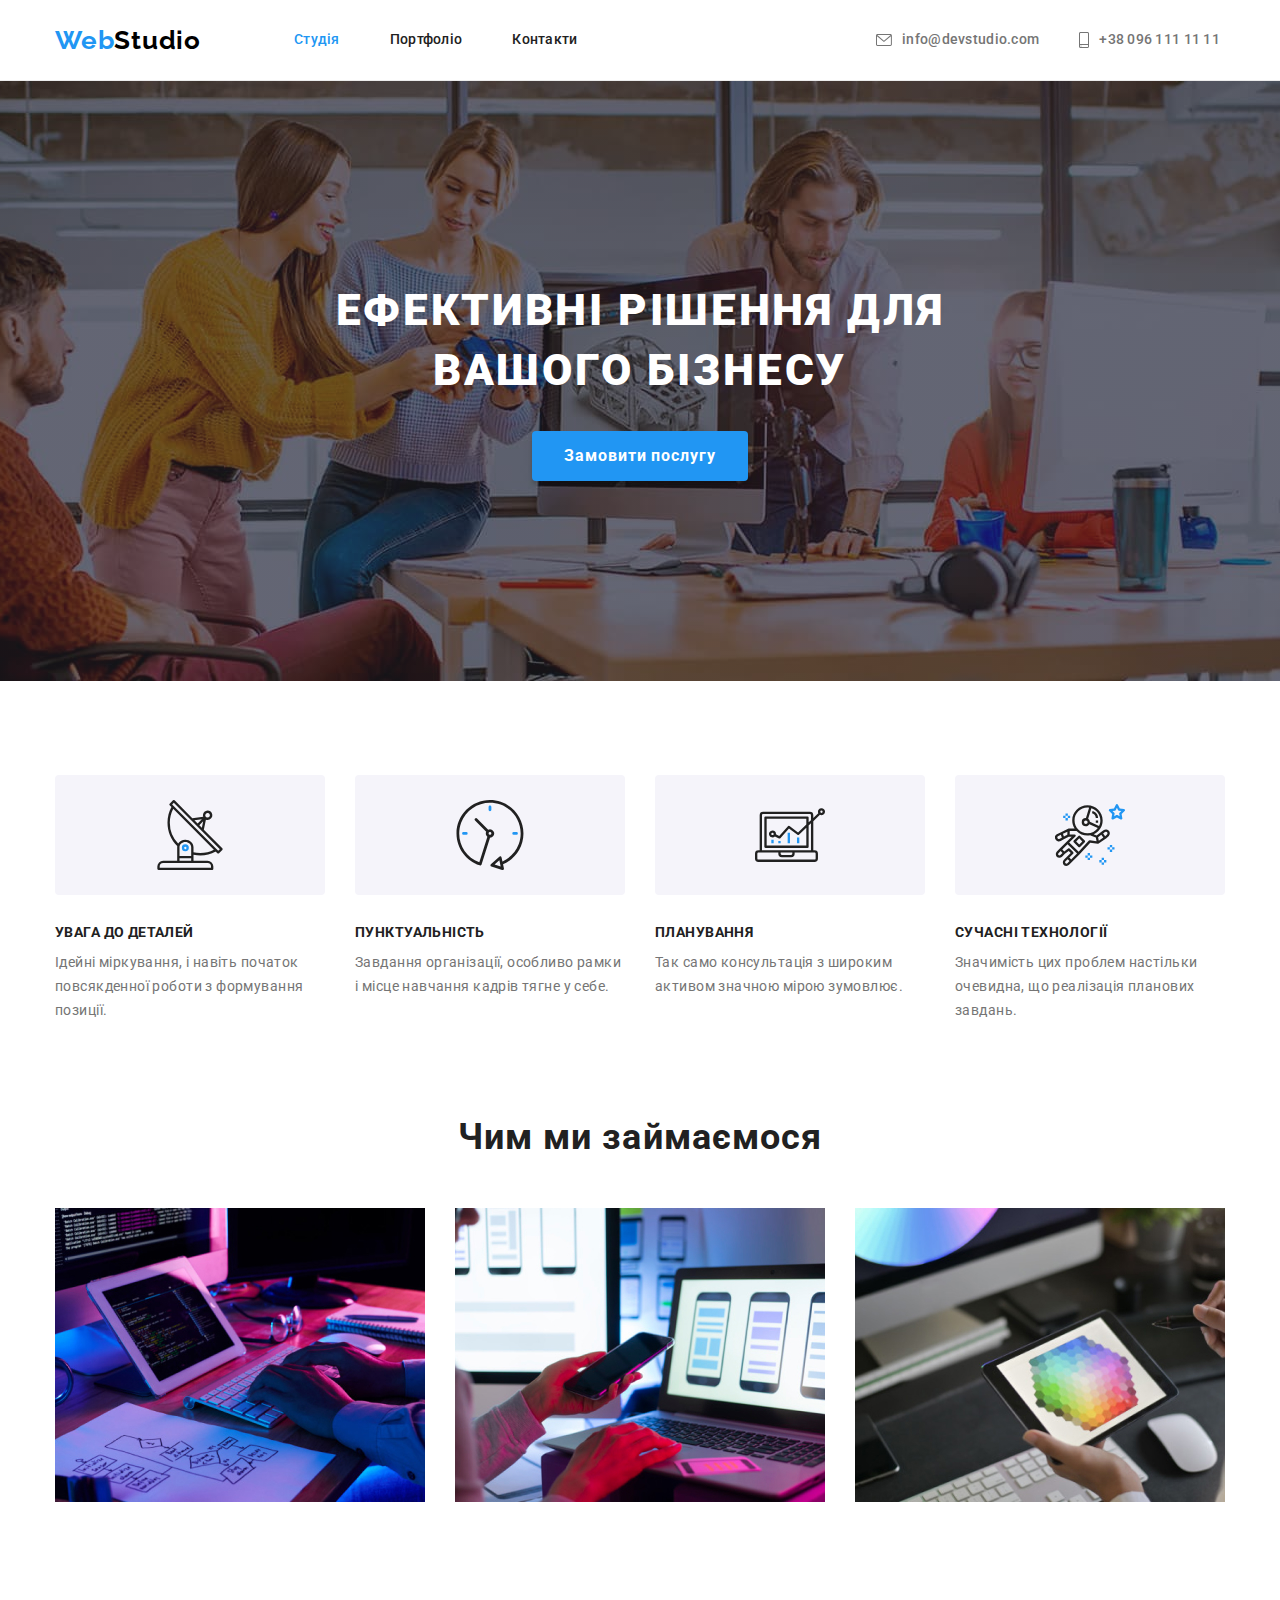
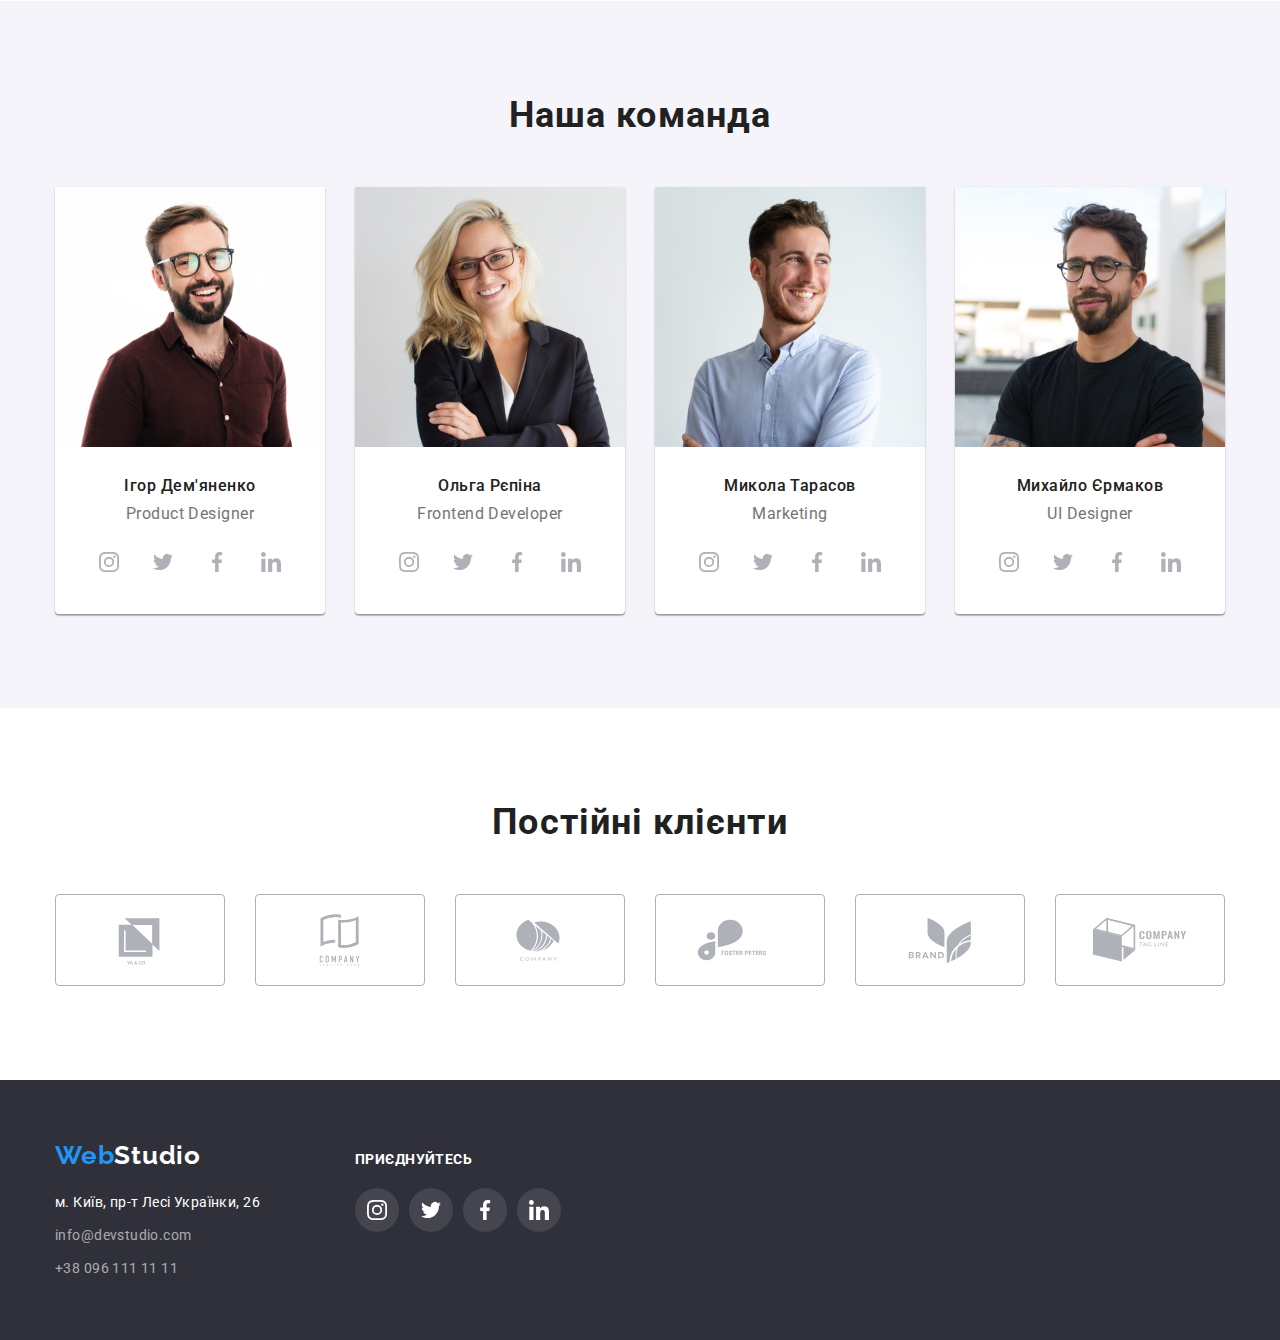
<file: index.html>
<!DOCTYPE html>
<html lang="uk">
  <head>
    <meta charset="UTF-8" />
    <meta http-equiv="X-UA-Compatible" content="IE=edge" />
    <meta name="viewport" content="width=device-width, initial-scale=1.0" />
    <title>Студія</title>
    <link rel="preconnect" href="https://fonts.googleapis.com" />
    <link rel="preconnect" href="https://fonts.gstatic.com" crossorigin />
    <link
      href="https://fonts.googleapis.com/css2?family=Raleway:wght@700&family=Roboto:wght@400;500;700;900&display=swap"
      rel="stylesheet"
    />
    <link
      rel="stylesheet"
      href="https://cdnjs.cloudflare.com/ajax/libs/modern-normalize/1.1.0/modern-normalize.min.css"
    />
    <link rel="stylesheet" href="./css/styles.css" />
  </head>
  <body>
    <header class="header">
      <div class="container header-div">
        <nav class="header-nav">
          <a class="logo link" href="./index.html" lang="en"
            >Web<span class="logo-span-header">Studio</span></a
          >
          <ul class="menu-nav list">
            <li class="menu-nav-item">
              <a class="menu-nav-link current link" href="./index.html">Студія</a>
            </li>
            <li class="menu-nav-item">
              <a class="menu-nav-link link" href="./portfolio.html">Портфоліо</a>
            </li>
            <li class="menu-nav-item">
              <a class="menu-nav-link link" href="">Контакти</a>
            </li>
          </ul>
        </nav>
        <ul class="menu-contacts list">
          <li class="menu-contact-item">
            <a class="menu-contact-link link" href="mailto:info@devstudio.com" lang="en"
              ><svg class="envelope-icon" width="16" height="12">
                <use href="./images/icons.svg#icon-envelope"></use></svg
              >info@devstudio.com</a
            >
          </li>
          <li class="menu-contact-item">
            <a class="menu-contact-link link" href="tel:+380961111111"
              ><svg class="smartphone-icon" width="10" height="16">
                <use href="./images/icons.svg#icon-smartphone"></use></svg
              >+38 096 111 11 11</a
            >
          </li>
        </ul>
      </div>
    </header>
    <main>
      <section class="hero">
        <div class="container">
          <h1 class="main-title">
            Ефективні рішення для<br />
            вашого бізнесу
          </h1>
          <button class="modal-btn" type="button">Замовити послугу</button>
        </div>
      </section>
      <section class="section features">
        <div class="container">
          <h2 hidden>Особливості</h2>
          <ul class="features-list list">
            <li class="feature-item">
              <div class="cont-feature-icon">
                <svg class="feature-icon" width="70" height="70">
                  <use href="./images/icons.svg#icon-antenna"></use>
                </svg>
              </div>

              <h3 class="feature-name">увага до деталей</h3>
              <p class="description">
                Ідейні міркування, і навіть початок повсякденної роботи з формування позиції.
              </p>
            </li>
            <li class="feature-item">
              <div class="cont-feature-icon">
                <svg class="feature-icon" width="70" height="70">
                  <use href="./images/icons.svg#icon-clock"></use>
                </svg>
              </div>

              <h3 class="feature-name">пунктуальність</h3>
              <p class="description">
                Завдання організації, особливо рамки і місце навчання кадрів тягне у себе.
              </p>
            </li>
            <li class="feature-item">
              <div class="cont-feature-icon">
                <svg class="feature-icon" width="70" height="70">
                  <use href="./images/icons.svg#icon-diagram"></use>
                </svg>
              </div>

              <h3 class="feature-name">планування</h3>
              <p class="description">
                Так само консультація з широким активом значною мірою зумовлює.
              </p>
            </li>
            <li class="feature-item">
              <div class="cont-feature-icon">
                <svg class="feature-icon" width="70" height="70">
                  <use href="./images/icons.svg#icon-astronaut"></use>
                </svg>
              </div>

              <h3 class="feature-name">сучасні технології</h3>
              <p class="description">
                Значимість цих проблем настільки очевидна, що реалізація планових завдань.
              </p>
            </li>
          </ul>
        </div>
      </section>
      <section class="section about">
        <div class="container">
          <h2 class="about-title">Чим ми займаємося</h2>
          <ul class="about-gallery list">
            <li class="about-gallery-item">
              <img
                class="about-gallery-img"
                src="./images/work/laptop.jpg"
                alt="Програми для комп'ютерів"
                height="294"
                width="370"
              />
            </li>
            <li class="about-gallery-item">
              <img
                class="about-gallery-img"
                src="./images/work/cellphone.jpg"
                alt="Програми для смартфонів"
                height="294"
                width="370"
              />
            </li>
            <li class="about-gallery-item">
              <img
                class="about-gallery-img"
                src="./images/work/tablet.jpg"
                alt="Програми для планшетів"
                height="294"
                width="370"
              />
            </li>
          </ul>
        </div>
      </section>
      <section class="section employees">
        <div class="container">
          <h2 class="employees-title">Наша команда</h2>
          <ul class="employees-list list">
            <li class="employees-list-item">
              <img
                class="employees-list-img"
                src="./images/workers/ihor-demyanenko.jpg"
                alt="Чоловік в червоній сорочці"
                height="260"
                width="270"
              />
              <h3 class="employees-list-name">Ігор Дем'яненко</h3>
              <p class="employees-list-position" lang="en">Product Designer</p>
              <ul class="employees-social-list list">
                <li class="employees-social-items">
                  <a class="employee-social-link link" href="">
                    <svg class="employee-link-icon" width="20" height="20">
                      <use href="./images/icons.svg#icon-instagram"></use>
                    </svg>
                  </a>
                </li>
                <li class="employees-social-items">
                  <a class="employee-social-link link" href="">
                    <svg class="employee-link-icon" width="20" height="20">
                      <use href="./images/icons.svg#icon-twitter "></use>
                    </svg>
                  </a>
                </li>
                <li class="employees-social-items">
                  <a class="employee-social-link link" href="">
                    <svg class="employee-link-icon" width="20" height="20">
                      <use href="./images/icons.svg#icon-facebook "></use>
                    </svg>
                  </a>
                </li>
                <li class="employees-social-items">
                  <a class="employee-social-link link" href="">
                    <svg class="employee-link-icon" width="20" height="20">
                      <use href="./images/icons.svg#icon-linkedin "></use>
                    </svg>
                  </a>
                </li>
              </ul>
            </li>
            <li class="employees-list-item">
              <img
                class="employees-list-img"
                src="./images/workers/olga-repina.jpg"
                alt="Жінка в чорній блузці"
                height="260"
                width="270"
              />
              <h3 class="employees-list-name">Ольга Рєпіна</h3>
              <p class="employees-list-position" lang="en">Frontend Developer</p>
              <ul class="employees-social-list list">
                <li class="employees-social-items">
                  <a class="employee-social-link link" href="">
                    <svg class="employee-link-icon" width="20" height="20">
                      <use href="./images/icons.svg#icon-instagram"></use>
                    </svg>
                  </a>
                </li>
                <li class="employees-social-items">
                  <a class="employee-social-link link" href="">
                    <svg class="employee-link-icon" width="20" height="20">
                      <use href="./images/icons.svg#icon-twitter "></use>
                    </svg>
                  </a>
                </li>
                <li class="employees-social-items">
                  <a class="employee-social-link link" href="">
                    <svg class="employee-link-icon" width="20" height="20">
                      <use href="./images/icons.svg#icon-facebook "></use>
                    </svg>
                  </a>
                </li>
                <li class="employees-social-items">
                  <a class="employee-social-link link" href="">
                    <svg class="employee-link-icon" width="20" height="20">
                      <use href="./images/icons.svg#icon-linkedin "></use>
                    </svg>
                  </a>
                </li>
              </ul>
            </li>
            <li class="employees-list-item">
              <img
                class="employees-list-img"
                src="./images/workers/mykola-tarasov.jpg"
                alt="Чоловік в синій сорочці"
                height="260"
                width="270"
              />
              <h3 class="employees-list-name">Микола Тарасов</h3>
              <p class="employees-list-position" lang="en">Marketing</p>
              <ul class="employees-social-list list">
                <li class="employees-social-items">
                  <a class="employee-social-link link" href="">
                    <svg class="employee-link-icon" width="20" height="20">
                      <use href="./images/icons.svg#icon-instagram"></use>
                    </svg>
                  </a>
                </li>
                <li class="employees-social-items">
                  <a class="employee-social-link link" href="">
                    <svg class="employee-link-icon" width="20" height="20">
                      <use href="./images/icons.svg#icon-twitter "></use>
                    </svg>
                  </a>
                </li>
                <li class="employees-social-items">
                  <a class="employee-social-link link" href="">
                    <svg class="employee-link-icon" width="20" height="20">
                      <use href="./images/icons.svg#icon-facebook "></use>
                    </svg>
                  </a>
                </li>
                <li class="employees-social-items">
                  <a class="employee-social-link link" href="">
                    <svg class="employee-link-icon" width="20" height="20">
                      <use href="./images/icons.svg#icon-linkedin "></use>
                    </svg>
                  </a>
                </li>
              </ul>
            </li>
            <li class="employees-list-item">
              <img
                class="employees-list-img"
                src="./images/workers/mykhailo-yermakov.jpg"
                alt="Чоловік в чорній футболці"
                height="260"
                width="270"
              />
              <h3 class="employees-list-name">Михайло Єрмаков</h3>
              <p class="employees-list-position" lang="en">UI Designer</p>
              <ul class="employees-social-list list">
                <li class="employees-social-items">
                  <a class="employee-social-link link" href="">
                    <svg class="employee-link-icon" width="20" height="20">
                      <use href="./images/icons.svg#icon-instagram"></use>
                    </svg>
                  </a>
                </li>
                <li class="employees-social-items">
                  <a class="employee-social-link link" href="">
                    <svg class="employee-link-icon" width="20" height="20">
                      <use href="./images/icons.svg#icon-twitter "></use>
                    </svg>
                  </a>
                </li>
                <li class="employees-social-items">
                  <a class="employee-social-link link" href="">
                    <svg class="employee-link-icon" width="20" height="20">
                      <use href="./images/icons.svg#icon-facebook "></use>
                    </svg>
                  </a>
                </li>
                <li class="employees-social-items">
                  <a class="employee-social-link link" href="">
                    <svg class="employee-link-icon" width="20" height="20">
                      <use href="./images/icons.svg#icon-linkedin "></use>
                    </svg>
                  </a>
                </li>
              </ul>
            </li>
          </ul>
        </div>
      </section>
      <section class="section customers">
        <div class="container">
          <h2 class="customers-title">Постійні клієнти</h2>
          <ul class="customers-list list">
            <li class="customer-list-item">
              <a class="customer-link link" href=""
                ><svg class="customer-link-icon" width="106" height="60">
                  <use href="./images/icons.svg#icon-ya"></use></svg
              ></a>
            </li>
            <li class="customer-list-item">
              <a class="customer-link link" href=""
                ><svg class="customer-link-icon" width="106" height="60">
                  <use href="./images/icons.svg#icon-tagline"></use></svg
              ></a>
            </li>
            <li class="customer-list-item">
              <a class="customer-link link" href=""
                ><svg class="customer-link-icon" width="106" height="60">
                  <use href="./images/icons.svg#icon-company"></use></svg
              ></a>
            </li>
            <li class="customer-list-item">
              <a class="customer-link link" href=""
                ><svg class="customer-link-icon" width="106" height="60">
                  <use href="./images/icons.svg#icon-foster"></use></svg
              ></a>
            </li>
            <li class="customer-list-item">
              <a class="customer-link link" href=""
                ><svg class="customer-link-icon" width="106" height="60">
                  <use href="./images/icons.svg#icon-brand"></use></svg
              ></a>
            </li>
            <li class="customer-list-item">
              <a class="customer-link link" href=""
                ><svg class="customer-link-icon" width="106" height="60">
                  <use href="./images/icons.svg#icon-tag"></use></svg
              ></a>
            </li>
          </ul>
        </div>
      </section>
    </main>
    <footer class="footer">
      <div class="container footer-container">
        <div class="container-footer-left">
          <a class="logo link logo-footer" href="./index.html" lang="en"
            >Web<span class="logo-span-footer">Studio</span></a
          >
          <address class="address">
            <ul class="contact-info-list list">
              <li class="contact-info-list-item">
                <a
                  class="contact-info-item-address link"
                  href="https://bit.ly/3pXMvUd"
                  target="_blank"
                  rel="noopener noreferrer"
                  >м. Київ, пр-т Лесі Українки, 26</a
                >
              </li>
              <li class="contact-info-list-item">
                <a class="contact-info-item link" href="mailto:info@devstudio.com" lang="en"
                  >info@devstudio.com</a
                >
              </li>
              <li class="contact-info-list-item">
                <a class="contact-info-item link" href="tel:+380961111111">+38 096 111 11 11</a>
              </li>
            </ul>
          </address>
        </div>
        <div class="container-footer-center">
          <h2 class="title-link-footer">приєднуйтесь</h2>
          <ul class="footer-social-list list">
            <li class="footer-social-items">
              <a class="footer-social-link link" href="">
                <svg class="footer-link-icon" width="20" height="20">
                  <use href="./images/icons.svg#icon-instagram"></use>
                </svg>
              </a>
            </li>
            <li class="footer-social-items">
              <a class="footer-social-link link" href="">
                <svg class="footer-link-icon" width="20" height="20">
                  <use href="./images/icons.svg#icon-twitter "></use>
                </svg>
              </a>
            </li>
            <li class="footer-social-items">
              <a class="footer-social-link link" href="">
                <svg class="footer-link-icon" width="20" height="20">
                  <use href="./images/icons.svg#icon-facebook "></use>
                </svg>
              </a>
            </li>
            <li class="footer-social-items">
              <a class="footer-social-link link" href="">
                <svg class="footer-link-icon" width="20" height="20">
                  <use href="./images/icons.svg#icon-linkedin "></use>
                </svg>
              </a>
            </li>
          </ul>
        </div>
      </div>
    </footer>
  </body>
</html>
</file>
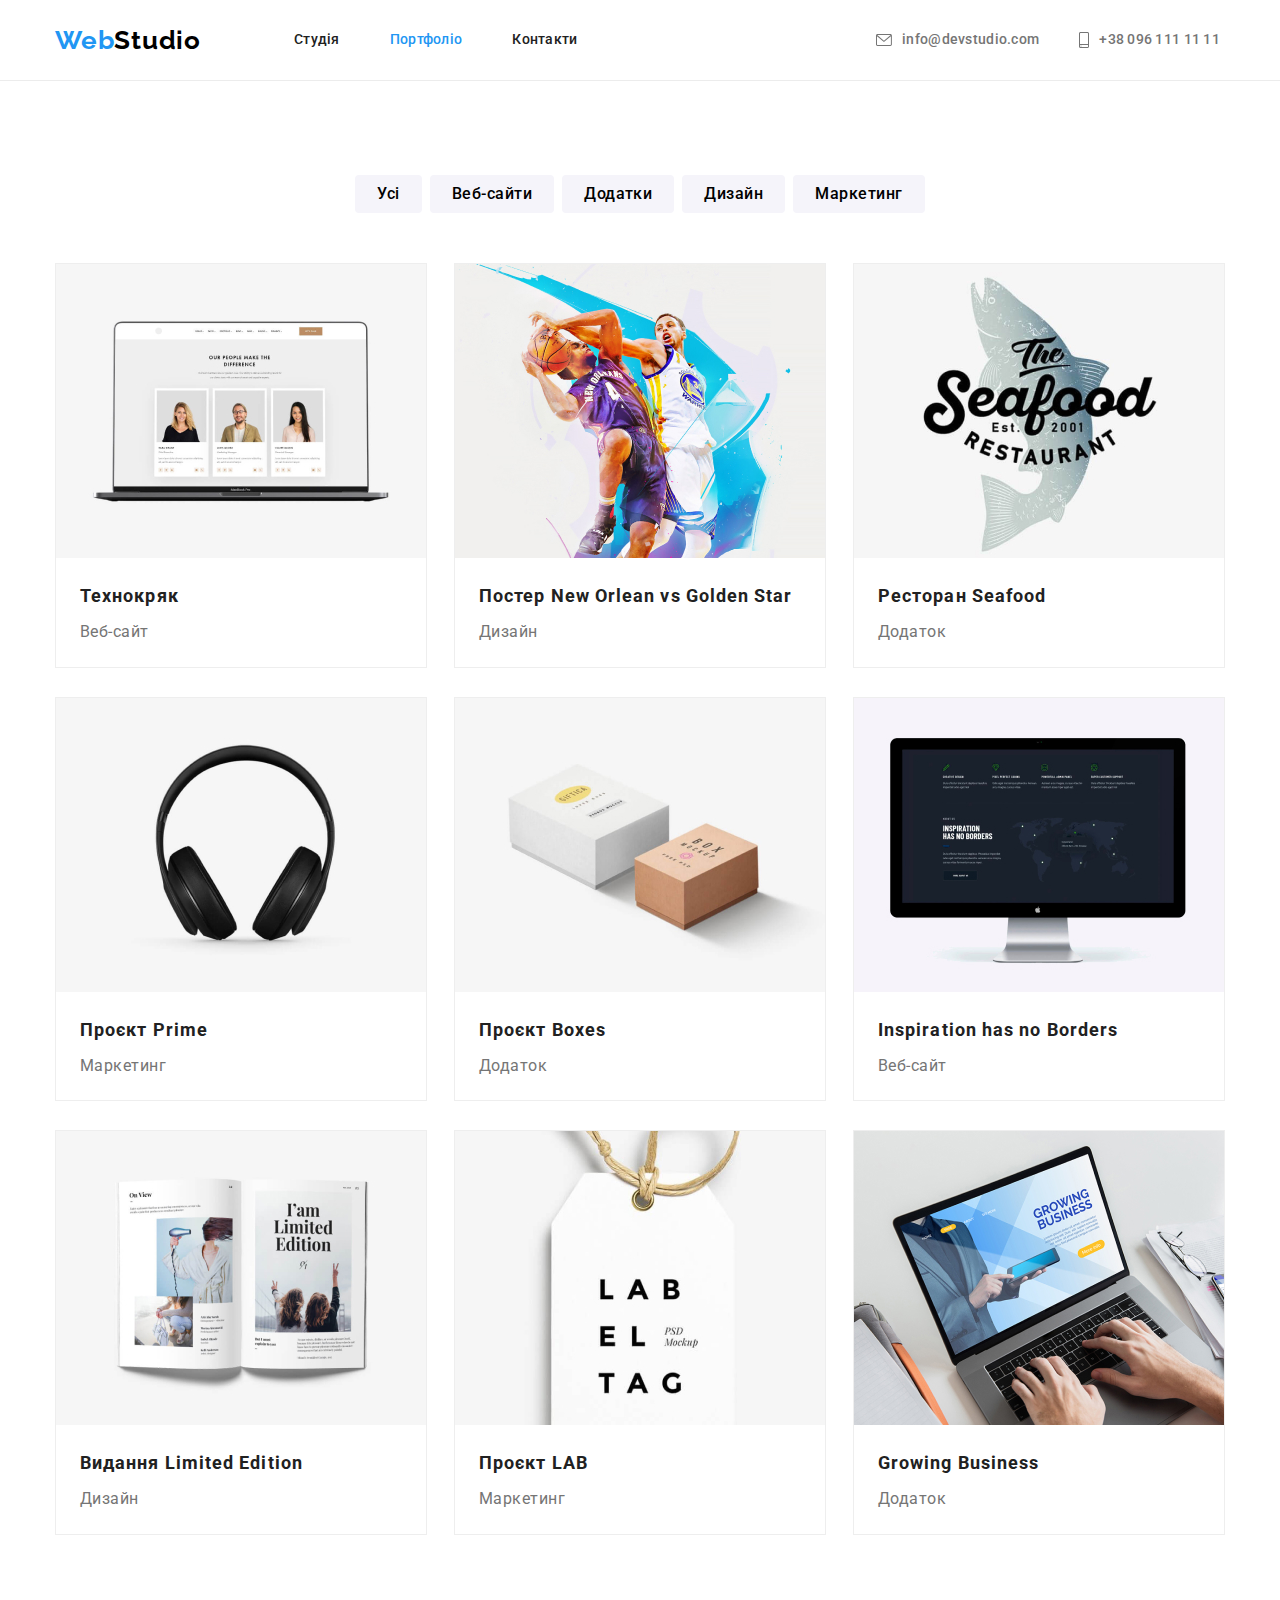
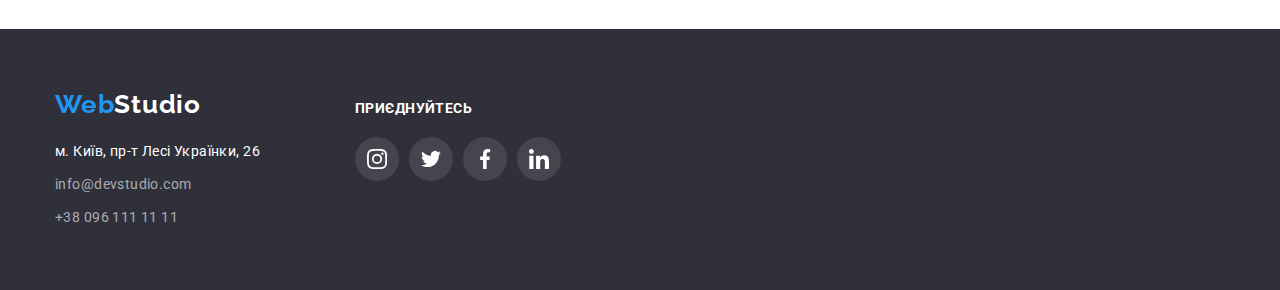
<file: portfolio.html>
<!DOCTYPE html>
<html lang="uk">
  <head>
    <meta charset="UTF-8" />
    <meta http-equiv="X-UA-Compatible" content="IE=edge" />
    <meta name="viewport" content="width=device-width, initial-scale=1.0" />
    <title>Портфоліо</title>
    <link rel="preconnect" href="https://fonts.googleapis.com" />
    <link rel="preconnect" href="https://fonts.gstatic.com" crossorigin />
    <link
      href="https://fonts.googleapis.com/css2?family=Raleway:wght@700&family=Roboto:wght@400;500;700;900&display=swap"
      rel="stylesheet"
    />
    <link
      rel="stylesheet"
      href="https://cdnjs.cloudflare.com/ajax/libs/modern-normalize/1.1.0/modern-normalize.min.css"
    />
    <link rel="stylesheet" href="./css/styles.css" />
  </head>
  <body>
    <header class="header">
      <div class="container header-div">
        <nav class="header-nav">
          <a class="logo link" href="./index.html" lang="en"
            >Web<span class="logo-span-header">Studio</span></a
          >
          <ul class="menu-nav list">
            <li class="menu-nav-item">
              <a class="menu-nav-link link" href="./index.html">Студія</a>
            </li>
            <li class="menu-nav-item">
              <a class="menu-nav-link current link" href="./portfolio.html">Портфоліо</a>
            </li>
            <li class="menu-nav-item">
              <a class="menu-nav-link link" href="">Контакти</a>
            </li>
          </ul>
        </nav>
        <ul class="menu-contacts list">
          <li class="menu-contact-item">
            <a class="menu-contact-link link" href="mailto:info@devstudio.com" lang="en"
              ><svg class="envelope-icon" width="16" height="12">
                <use href="./images/icons.svg#icon-envelope"></use></svg
              >info@devstudio.com</a
            >
          </li>
          <li class="menu-contact-item">
            <a class="menu-contact-link link" href="tel:+380961111111"
              ><svg class="smartphone-icon" width="10" height="16">
                <use href="./images/icons.svg#icon-smartphone"></use></svg
              >+38 096 111 11 11</a
            >
          </li>
        </ul>
      </div>
    </header>
    <main>
      <section class="section portfolio">
        <div class="container">
          <h2 hidden>Портфоліо</h2>
          <ul class="porfolio-buttons-class list">
            <li class="filter-button-items">
              <button class="filter-button button" type="button">Усі</button>
            </li>
            <li class="filter-button-items">
              <button class="filter-button button" type="button">Веб-сайти</button>
            </li>
            <li class="filter-button-items">
              <button class="filter-button button" type="button">Додатки</button>
            </li>
            <li class="filter-button-items">
              <button class="filter-button button" type="button">Дизайн</button>
            </li>
            <li class="filter-button-items">
              <button class="filter-button button" type="button">Маркетинг</button>
            </li>
          </ul>
          <ul class="porfolio-lists list">
            <li class="portfolio-list-item">
              <img
                class="portfolio-list-img"
                src="./images/porfolio/tech.jpg"
                alt="Ноутбук з відкритою вебсторінкою"
                height="294"
                width="370"
              />
              <h2 class="portfolio-list-name">Технокряк</h2>
              <p class="portfolio-list-class">Веб-сайт</p>
            </li>
            <li class="portfolio-list-item">
              <img
                class="portfolio-list-img"
                src="./images/porfolio/orlean-golden.jpg"
                alt="Чоловіки грають в баскетбол"
                height="294"
                width="370"
              />
              <h2 class="portfolio-list-name">Постер New Orlean vs Golden Star</h2>
              <p class="portfolio-list-class">Дизайн</p>
            </li>
            <li class="portfolio-list-item">
              <img
                class="portfolio-list-img"
                src="./images/porfolio/seafood.jpg"
                alt="Велак риба"
                height="294"
                width="370"
              />
              <h2 class="portfolio-list-name">Ресторан Seafood</h2>
              <p class="portfolio-list-class">Додаток</p>
            </li>
            <li class="portfolio-list-item">
              <img
                class="portfolio-list-img"
                src="./images/porfolio/prime.jpg"
                alt="Стерео гарнітура"
                height="294"
                width="370"
              />
              <h2 class="portfolio-list-name">Проєкт Prime</h2>
              <p class="portfolio-list-class">Маркетинг</p>
            </li>
            <li class="portfolio-list-item">
              <img
                class="portfolio-list-img"
                src="./images/porfolio/boxes.jpg"
                alt="Коробки"
                height="294"
                width="370"
              />
              <h2 class="portfolio-list-name">Проєкт Boxes</h2>
              <p class="portfolio-list-class">Додаток</p>
            </li>
            <li class="portfolio-list-item">
              <img
                class="portfolio-list-img"
                src="./images/porfolio/borders.jpg"
                alt="Екран монітору з вебсторінкою"
                height="294"
                width="370"
              />
              <h2 class="portfolio-list-name">Inspiration has no Borders</h2>
              <p class="portfolio-list-class">Веб-сайт</p>
            </li>
            <li class="portfolio-list-item">
              <img
                class="portfolio-list-img"
                src="./images/porfolio/limited-edition.jpg"
                alt="Кольоровий журнал"
                height="294"
                width="370"
              />
              <h2 class="portfolio-list-name">Видання Limited Edition</h2>
              <p class="portfolio-list-class">Дизайн</p>
            </li>
            <li class="portfolio-list-item">
              <img
                class="portfolio-list-img"
                src="./images/porfolio/lad.jpg"
                alt="Етикетка бренду"
                height="294"
                width="370"
              />
              <h2 class="portfolio-list-name">Проєкт LAB</h2>
              <p class="portfolio-list-class">Маркетинг</p>
            </li>
            <li class="portfolio-list-item">
              <img
                class="portfolio-list-img"
                src="./images/porfolio/business.jpg"
                alt="Людина працює за ноутбуком"
                height="294"
                width="370"
              />
              <h2 class="portfolio-list-name">Growing Business</h2>
              <p class="portfolio-list-class">Додаток</p>
            </li>
          </ul>
        </div>
      </section>
    </main>
    <footer class="footer">
      <div class="container footer-container">
        <div class="container-footer-left">
          <a class="logo link logo-footer" href="./index.html" lang="en"
            >Web<span class="logo-span-footer">Studio</span></a
          >
          <address class="address">
            <ul class="contact-info-list list">
              <li class="contact-info-list-item">
                <a
                  class="contact-info-item-address link"
                  href="https://bit.ly/3pXMvUd"
                  target="_blank"
                  rel="noopener noreferrer"
                  >м. Київ, пр-т Лесі Українки, 26</a
                >
              </li>
              <li class="contact-info-list-item">
                <a class="contact-info-item link" href="mailto:info@devstudio.com" lang="en"
                  >info@devstudio.com</a
                >
              </li>
              <li class="contact-info-list-item">
                <a class="contact-info-item link" href="tel:+380961111111">+38 096 111 11 11</a>
              </li>
            </ul>
          </address>
        </div>
        <div class="container-footer-center">
          <h2 class="title-link-footer">приєднуйтесь</h2>
          <ul class="footer-social-list list">
            <li class="footer-social-items">
              <a class="footer-social-link link" href="">
                <svg class="footer-link-icon" width="20" height="20">
                  <use href="./images/icons.svg#icon-instagram"></use>
                </svg>
              </a>
            </li>
            <li class="footer-social-items">
              <a class="footer-social-link link" href="">
                <svg class="footer-link-icon" width="20" height="20">
                  <use href="./images/icons.svg#icon-twitter "></use>
                </svg>
              </a>
            </li>
            <li class="footer-social-items">
              <a class="footer-social-link link" href="">
                <svg class="footer-link-icon" width="20" height="20">
                  <use href="./images/icons.svg#icon-facebook "></use>
                </svg>
              </a>
            </li>
            <li class="footer-social-items">
              <a class="footer-social-link link" href="">
                <svg class="footer-link-icon" width="20" height="20">
                  <use href="./images/icons.svg#icon-linkedin "></use>
                </svg>
              </a>
            </li>
          </ul>
        </div>
      </div>
    </footer>
  </body>
</html>
</file>
<file: css/styles.css>
:root {
    --main-font: 'Roboto', sans-serif;
    --accent-color: #2196F3;
    --main-color: #212121;
    --second-color: #757575;
    --background-color: #2F303A;
    --modal-btn-accent-color: #188CE8;
    --logo-header: #000000;
    --contact-footer-color: rgba(255, 255, 255, 0.6);
    --filter-button-bg: #F5F4FA;
    --main-light-color: #FFFFFF;
    --border-bottom-portfolio-color: #EEEEEE;
    --border-bottom-header-color: #ECECEC;
    --icon-color: #AFB1B8;
}

.section {
    padding-bottom: 94px;
    padding-top: 94px;
}
 
.container {
    width: 1200px;
    padding: 0 15px;
    margin: 0 auto;
}

.list {
    list-style: none;
    padding: 0;
    margin: 0;
}

.link {
    text-decoration: none;
    color: inherit;
}

body {
    font-family: var(--main-font);
    color: var(--main-color);
}

/* ================= COMPONENTS ================= */

/* ================= /COMPONENTS ================= */

/* ================= HEADER ================= */

.header {
    border-bottom: 1px solid var(--border-bottom-header-color);
}

.logo {
    font-family: 'Raleway', sans-serif;
    font-weight: 700;
    font-size: 26px;
    line-height: 1.19;
    letter-spacing: 0.03em;
    color: var(--accent-color);
}

.logo:hover,
.logo:focus {
    color: var(--accent-color);
}

.logo-span-header {
    color: var(--logo-header);
}

.logo:hover .logo-span-header,
.logo:focus .logo-span-header {
    color: var(--accent-color);
} 

.header-nav {
    display: flex;
    align-items: center;
}

.header-div {
    display: flex;
    align-items: center;
}

.menu-nav {
    display: flex;
    margin-left: 93px;

}

.menu-nav .menu-nav-item:not(:last-child) {
    margin-right: 50px;
}

.menu-contacts {
    display: flex;
    margin-left: auto;
}

.menu-contacts .menu-contact-item:not(:last-child) {
    margin-right: 30px;
}
 
.menu-nav-link {
    display: block;
    padding-top: 32px;
    padding-bottom: 32px;
    font-weight: 500;
    font-size: 14px;
    line-height: 1.14;
    letter-spacing: 0.02em;
    
}

.menu-nav-link.current {
    color: var(--accent-color);
}

.menu-nav-link:hover,
.menu-nav-link:focus {
    color: var(--accent-color);
}

.menu-contact-link {
    font-weight: 500;
    font-size: 14px;
    line-height: 1.14;
    letter-spacing: 0.02em;
    color: var(--second-color);
    display: inline-block;
    padding: 5px;
}

.menu-contact-link:hover,
.menu-contact-link:focus {
    color: var(--accent-color);
}

.smartphone-icon {
    margin-right: 10px;
    fill: currentColor;
    vertical-align: middle;
}

.envelope-icon {
    margin-right: 10px;
    fill: currentColor;
    vertical-align: middle;
}

/* ================= /HEADER ================= */

/* ================= HERO ================= */

.hero {
    max-width: 1600px;
    height: 600px;
    margin-left: auto;
    margin-right: auto;
    padding-top: 200px;
    padding-bottom: 200px;
    text-align: center;
    background: #C4C4C4;
    background-image:  linear-gradient(
        #2F303A66 40%,
        rgba(47, 48, 58, 0.4)),
        url(../images/bg-hero/hero-bg-img.jpg)
        ;
    background-repeat: no-repeat;
    background-position: center;
    background-size: cover;
    
}


.main-title {
    margin-top: 0;
    margin-bottom: 30px;
    color: var(--main-light-color);
    font-weight: 900;
    font-size: 44px;
    line-height: 1.36;
    letter-spacing: 0.06em;
    text-transform: uppercase;
    

    
}

.modal-btn {
    padding: 10px 32px;
    font-weight: 700;
    font-size: 16px;
    line-height: 1.87;
    letter-spacing: 0.06em;
    color: var(--main-light-color);
    background: var(--accent-color);
    box-shadow: 0px 4px 4px rgba(0, 0, 0, 0.15);
    border-radius: 4px;
    cursor: pointer;
    border: 0 solid transparent;
}

.modal-btn:hover,
.modal-btn:focus {
    background: var(--modal-btn-accent-color);
}

/* ================= /HERO ================= */

/* ================= FEATURES ================= */

.features-list {
    display: flex;
}



.feature-item:not(:last-child) {
    margin-right: 30px;
} 

.cont-feature-icon {
    width: 270px;
    height: 120px;
    background: #F5F4FA;
    border-radius: 4px;
    margin-bottom: 30px;
    text-align: center;
}
 
.feature-icon {
    margin-top: 25px;
}

.feature-name {
    margin-top: 0;
    margin-bottom: 10px;
    font-weight: 700;
    font-size: 14px;
    line-height: 1.14;
    letter-spacing: 0.03em;
    text-transform: uppercase;
}
.description {
    margin-top: 0;
    margin-bottom: 0;
    font-weight: 400;
    font-size: 14px;
    line-height: 1.71;
    letter-spacing: 0.03em;
    color: var(--second-color);
}

/* ================= /FEATURES ================= */

/* ================= ABOUT ================= */


.section.about {
    padding-top: 0;
}

.about-gallery {
    display: flex;
}

.about-gallery-item:not(:last-child) {
    margin-right: 30px;
}

.about-title {
    margin-top: 0;
    margin-bottom: 50px;
    font-weight: 700;
    font-size: 36px;
    line-height: 1.16;
    text-align: center;
    letter-spacing: 0.03em;}
    

/* ================= /ABOUT ================= */

/* ================= TEAM ================= */



.section.employees {
    background: var(--filter-button-bg);
}

.employees-list-img {
    display: block;
}

.employees-list {
    display: flex;
}

.employees-list-img {
    margin-bottom: 30px;
    
}

.employees-list-item:not(:last-child) {
    margin-right: 30px;
}

.employees-list-item {
    background: var(--main-light-color);
    box-shadow: 0px 1px 3px rgba(0, 0, 0, 0.12), 0px 1px 1px rgba(0, 0, 0, 0.14), 0px 2px 1px rgba(0, 0, 0, 0.2);
    border-radius: 0px 0px 4px 4px;
}

.employees-title {
    margin-top: 0;
    margin-bottom: 50px;
    font-weight: 700;
    font-size: 36px;
    line-height: 1.16;
    text-align: center;
    letter-spacing: 0.03em;
}

.employees-list-name {
    margin-top: 0px;
    margin-bottom: 10px;
    font-weight: 500;
    font-size: 16px;
    line-height: 1.18;    
    text-align: center;
    letter-spacing: 0.03em;
}

.employees-list-position {
    margin-top: 0;
    margin-bottom: 16px;
    font-size: 16px;
    line-height: 1.18;
    text-align: center;
    letter-spacing: 0.03em;
    color: var(--second-color);
}

.employees-social-list {
    display: flex;
    margin: 0 32px 30px;
    
}

.employee-social-link {
    display: block;
    width: 44px;
    height: 44px;
    text-align: center;
    border-radius: 50%;
    color: var(--icon-color);
}

.employee-social-link:hover,
.employee-social-link:focus {
    background-color: var(--accent-color);
    color: var(--main-light-color);
}

.employees-social-items:not(:last-child) {
    margin-right: 10px;
}

.employee-link-icon {
    /* width: 20px;
    height: 20px; */
    fill: currentColor;
    margin-top: 12px;
}

/* ================= /TEAM ================= */

/* ================= CUSTOMERS ================= */

.customers-title {
    margin-top: 0;
    margin-bottom: 50px;
    font-weight: 700;
    font-size: 36px;
    line-height: 1.16;
    text-align: center;
    letter-spacing: 0.03em;
    color: var(--main-color);
}

.customers-list {
    display: flex;
}

.customer-list-item:not(:last-child) {
    margin-right: 30px;
}

.customer-link {
    display: block;
    width: 170px;
    height: 92px;
    border: 1px solid var(--icon-color);
    border-radius: 4px;
    color: var(--icon-color);
    text-align: center;
    
}

.customer-link:hover,
.customer-link:focus {
    color: var(--accent-color);
    border-color: var(--accent-color);
}



.customer-link-icon {
    /* width: 106px;
    height: 60px; */
    fill: currentColor;
    margin-top: 16px;
}

/* ================= /CUSTOMERS ================= */

/* ================= FOOTER ================= */

.contact-info-list {
    padding-bottom: 60px;
    margin-top: 20px;
    display: flex;
    flex-direction: column;
}

.contact-info-list-item:not(:last-child) {
    margin-bottom: 9px;
    margin-right: 25px;
}

.footer-container {
    display: flex;
}


.container-footer-left {
    margin-right: 70px;
}

.logo-footer {
    padding-top: 60px;
    display: block;
}



.logo-span-footer {
    color: var(--main-light-color);
}

.logo:hover .logo-span-footer,
.logo:focus .logo-span-footer {
    color: var(--accent-color);
}

.footer {
    background: var(--background-color);
}
.contact-info-item-address {
    font-size: 14px;
    line-height: 1.7;
    letter-spacing: 0.03em;
    color: var(--main-light-color);
}

.contact-info-item-address:hover,
.contact-info-item-address:focus {
    color: var(--accent-color);
}

.contact-info-item {
    font-size: 14px;
    line-height: 1.7;
    letter-spacing: 0.03em;
    color: var(--contact-footer-color);
}

.contact-info-item:hover,
.contact-info-item:focus {
    color: var(--accent-color);
}
.address {
    font-style: normal;
}

.title-link-footer {
    font-weight: 700;
    font-size: 14px;
    line-height: 1.14;
    letter-spacing: 0.03em;
    text-transform: uppercase;
    color: var(--main-light-color);
    margin-top: 72px;
    margin-bottom: 0;
}
 
.footer-social-list {
    display: flex;
    margin-top: 20px;

}

.footer-social-link {
    display: block;
    width: 44px;
    height: 44px;
    text-align: center;
    border-radius: 50%;
    color: var(--main-light-color);
    background: rgba(255, 255, 255, 0.1);
}

.footer-social-link:hover,
.footer-social-link:focus {
    background-color: var(--accent-color);
    color: var(--main-light-color);
}

.footer-social-items:not(:last-child) {
    margin-right: 10px;
}

.footer-link-icon {
    /* width: 20px;
    height: 20px; */
    fill: currentColor;
    margin-top: 12px;
}

/* ================= /FOOTER ================= */

/* ================= PORTFOLIO ================= */



.porfolio-buttons-class {
    display: flex;
    justify-content: center;
    margin-bottom: 50px;
}

.porfolio-lists {
    display: flex;
    flex-wrap: wrap;
}

.portfolio-list-item {
    margin-right: 27px;
    margin-bottom: 29px;
    border: 1px solid var(--border-bottom-portfolio-color) ;
}

.portfolio-list-item:hover,
.portfolio-list-item:focus {
    box-shadow: 0px 1px 1px rgba(0, 0, 0, 0.12), 0px 4px 4px rgba(0, 0, 0, 0.06), 1px 4px 6px rgba(0, 0, 0, 0.16);
}

.portfolio-list-item:nth-child(3n) {
    margin-right: 0;
}

.portfolio-list-item:nth-last-child(-n + 3) {
    margin-bottom: 0;
}

.filter-button-items:not(:last-child) {
    margin-right: 8px;
}

.filter-button {
    padding: 6px 22px;
    font-weight: 500;
    font-size: 16px;
    line-height: 1.62;
    text-align: center;
    letter-spacing: 0.03em;
    cursor: pointer;
    background: var(--filter-button-bg);
    border-radius: 4px;
    border: 0 solid transparent;
}

.filter-button:hover,
.filter-button:focus {
    color: var(--main-light-color);
    background: var(--accent-color);
    box-shadow: 0px 3px 1px rgba(0, 0, 0, 0.1), 0px 1px 2px rgba(0, 0, 0, 0.08), 0px 2px 2px rgba(0, 0, 0, 0.12);
    border-radius: 4px;
}

.portfolio-list-img {
    margin-bottom: 20px;
    display: block;
}

.portfolio-list-name {
    margin-top: 0;
    margin-bottom: 4px;
    font-weight: 700;
    font-size: 18px;
    line-height: 2;
    letter-spacing: 0.06em;
    margin-left: 24px;
}

.portfolio-list-class {
    margin-top: 0;
    margin-bottom: 20px;
    font-size: 16px;
    line-height: 1.8;
    letter-spacing: 0.03em;
    color: var(--second-color);
    margin-left: 24px;
}

/* ================= /PORTFOLIO ================= */
</file>
